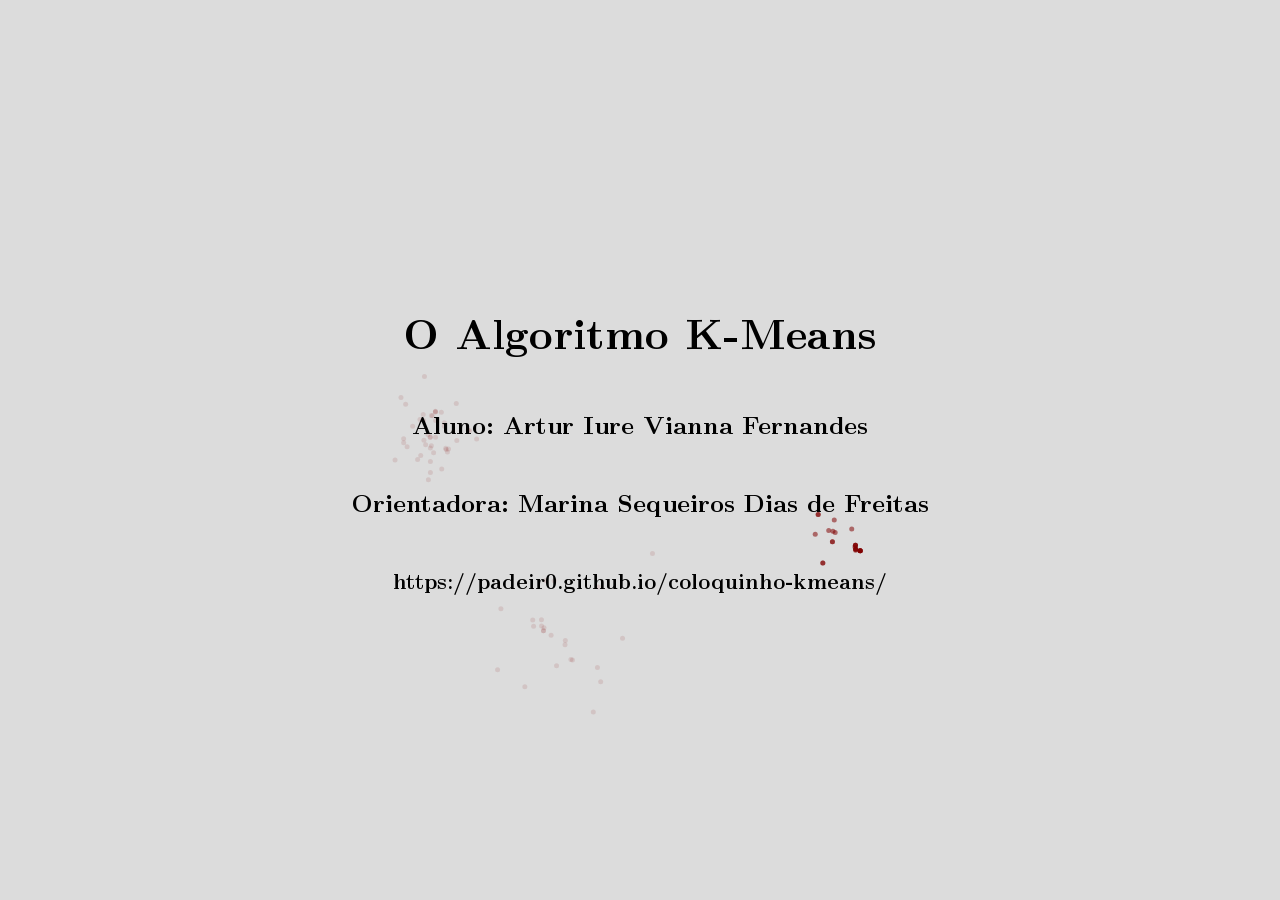
<file: index.html>
<!DOCTYPE html>
<html lang="en">
<head>
  <meta charset="UTF-8">
  <meta name="viewport" content="width=device-width, initial-scale=1.0">
  <title>K-Means</title>

  <script>
    window.MathJax = {
      tex: { inlineMath: [['$', '$'], ['\\(', '\\)']] },
      svg: { fontCache: 'global' }
    };
  </script>
  <script src="libs/tex-svg.js"></script>
  <script src="libs/p5.min.js"></script>
  <script src="sketch.js"></script>
  <link rel="stylesheet" type="text/css" href="style.css">
</head>
<body>
  <h1>O Algoritmo K-Means</h1>
  <h3>Aluno: Artur Iure Vianna Fernandes</h3>
  <h3>Orientadora: Marina Sequeiros Dias de Freitas</h3>
  
  <h4>https://padeir0.github.io/coloquinho-kmeans/</h4>
  <div id="canvas-container" style="container">
    <div id="sketch"></div>
  </div>

  <div id="help-overlay">
    <div class="help-box">
      <div class="help-header">
        <span>Teclas Mapeadas</span>
        <button id="help-close">×</button>
      </div>
      <ul>
        <li><strong>h</strong> - Mostra ou esconde esse menu de ajuda</li>
        <li><strong>→</strong> - Próximo slide</li>
        <li><strong>←</strong> - Slide anterior</li>
      </ul>
    </div>
  </div>
</body>
</html>
</file>
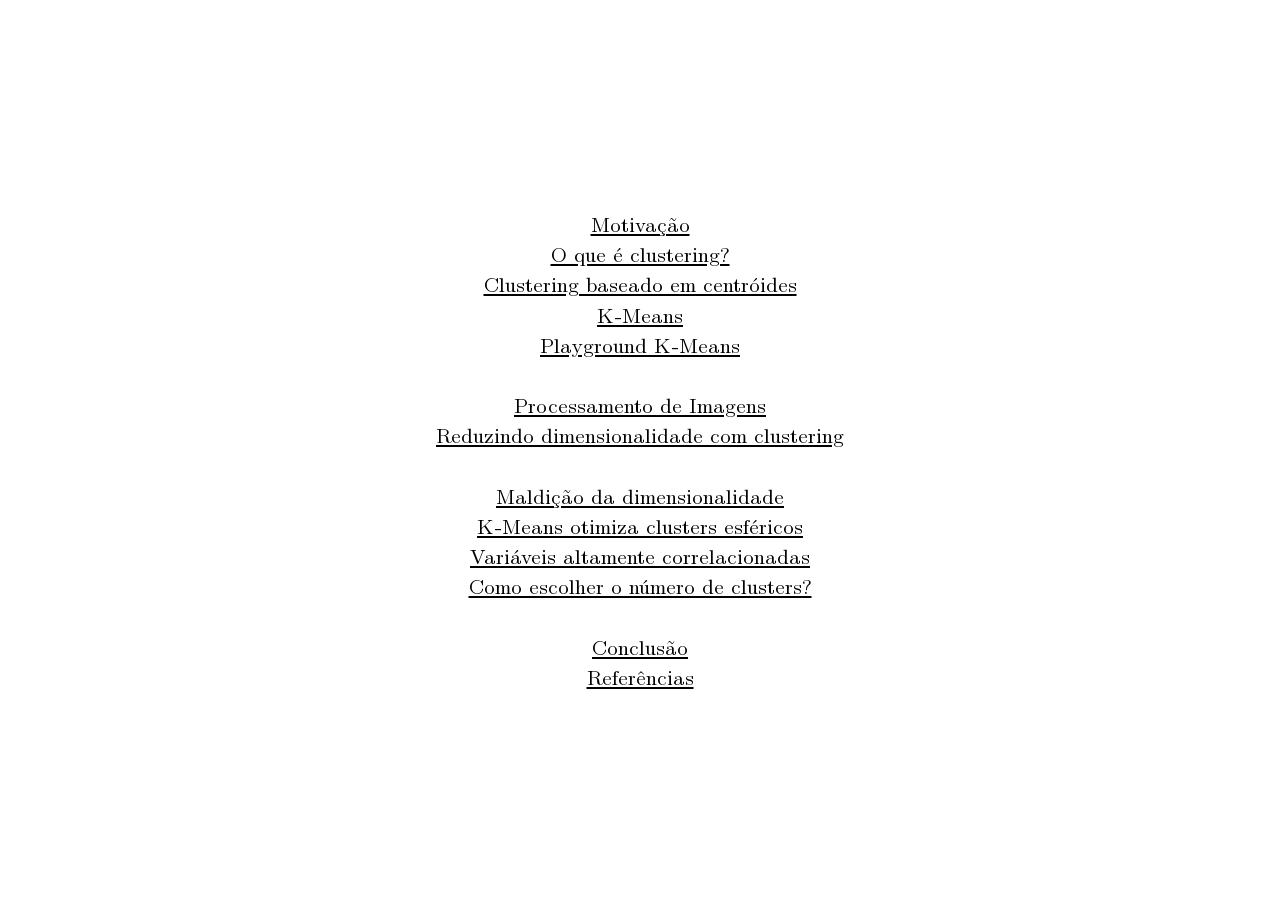
<file: page_0/index.html>
<!DOCTYPE html>
<html lang="pt-BR">
<head>
  <meta charset="UTF-8">
  <meta name="viewport" content="width=device-width, initial-scale=1.0">
  <title>K-Means</title>
  <link rel="stylesheet" type="text/css" href="../style.css">
</head>
<body>
  <div class="container" style="">
    <a href="../page_1/index.html">Motivação</a>
    <a href="../page_2/index.html">O que é clustering?</a>
    <a href="../page_3/index.html">Clustering baseado em centróides</a>
    <a href="../page_4/index.html">K-Means</a>
    <a href="../page_5/index.html">Playground K-Means</a>
    </br>
    <a href="../page_6/index.html">Processamento de Imagens</a>
    <a href="../page_7/index.html">Reduzindo dimensionalidade com clustering</a>
    </br>
    <a href="../page_8/index.html">Maldição da dimensionalidade</a>
    <a href="../page_9/index.html">K-Means otimiza clusters esféricos</a>
    <a href="../page_10/index.html">Variáveis altamente correlacionadas</a>
    <a href="../page_X/index.html">Como escolher o número de clusters?</a>
    </br>
    <a href="../page_11/index.html">Conclusão</a>
    <a href="../page_12/index.html">Referências</a>
  </div>

  <script>
  document.addEventListener("keydown", e => {
    if (e.key === "ArrowLeft") location.assign("../index.html");
    if (e.key === "ArrowRight") location.assign("../page_1/index.html");
    if (e.key.toLowerCase() === "h") {
      const overlay = document.getElementById("help-overlay");
      overlay.style.display = (overlay.style.display === "flex") ? "none" : "flex";
    }
  });
  
  document.getElementById("help-close").addEventListener("click", () => {
    document.getElementById("help-overlay").style.display = "none";
  });
  </script>
</body>
</html>
</file>
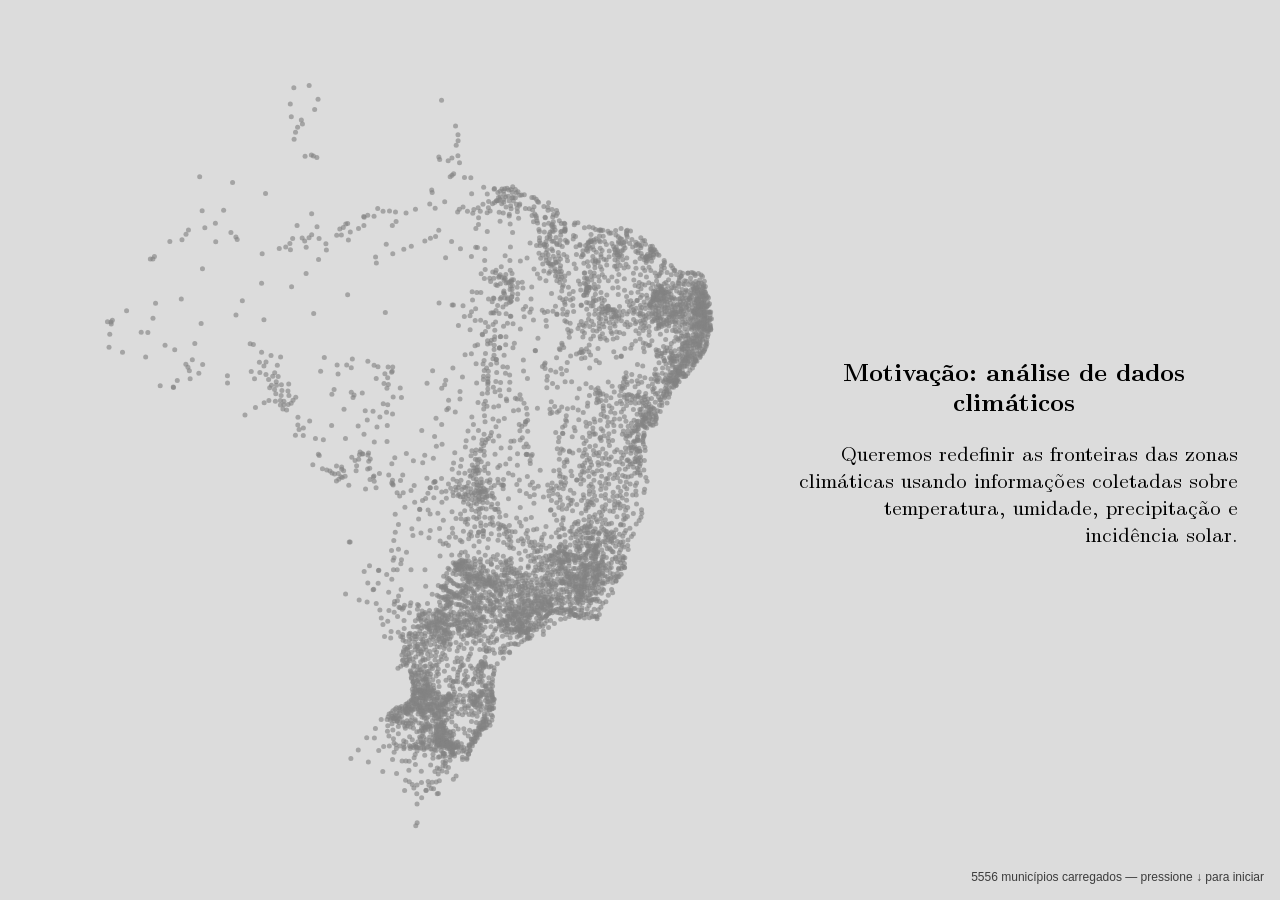
<file: page_1/index.html>
<!DOCTYPE html>
<html lang="pt-BR">
<head>
  <meta charset="UTF-8">
  <meta name="viewport" content="width=device-width, initial-scale=1.0">
  <title>K-Means</title>

  <script>
    window.MathJax = {
      tex: { inlineMath: [['$', '$'], ['\\(', '\\)']] },
      svg: { fontCache: 'global' }
    };
  </script>
  <script src="../libs/tex-svg.js"></script>
  <script src="../libs/p5.min.js"></script>
  <script src="sketch.js"></script>
  <link rel="stylesheet" type="text/css" href="../style.css">
</head>
<body>
  <div id="canvas-container" class="container">
    <div id="sketch"></div>
  </div>
  <div id="side-text">
    <h3>Motivação: análise de dados climáticos</h3>
    <p>Queremos redefinir as fronteiras das zonas climáticas usando informações coletadas sobre temperatura, umidade, precipitação e incidência solar.</p>
  </div>

  <div id="help-overlay">
    <div class="help-box">
      <div class="help-header">
        <span>Teclas Mapeadas</span>
        <button id="help-close">×</button>
      </div>
      <ul>
        <li><strong>h</strong> — Mostra ou esconde esse menu de ajuda</li>
        <li><strong>→</strong> — Próximo slide</li>
        <li><strong>←</strong> — Slide anterior</li>
        <li><strong>↑</strong> — Reinicia o algoritmo (novos centróides aleatórios)</li>
        <li><strong>↓</strong> — Avança um passo no algoritmo</li>
      </ul>
    </div>
  </div>
</body>
</html>
</file>
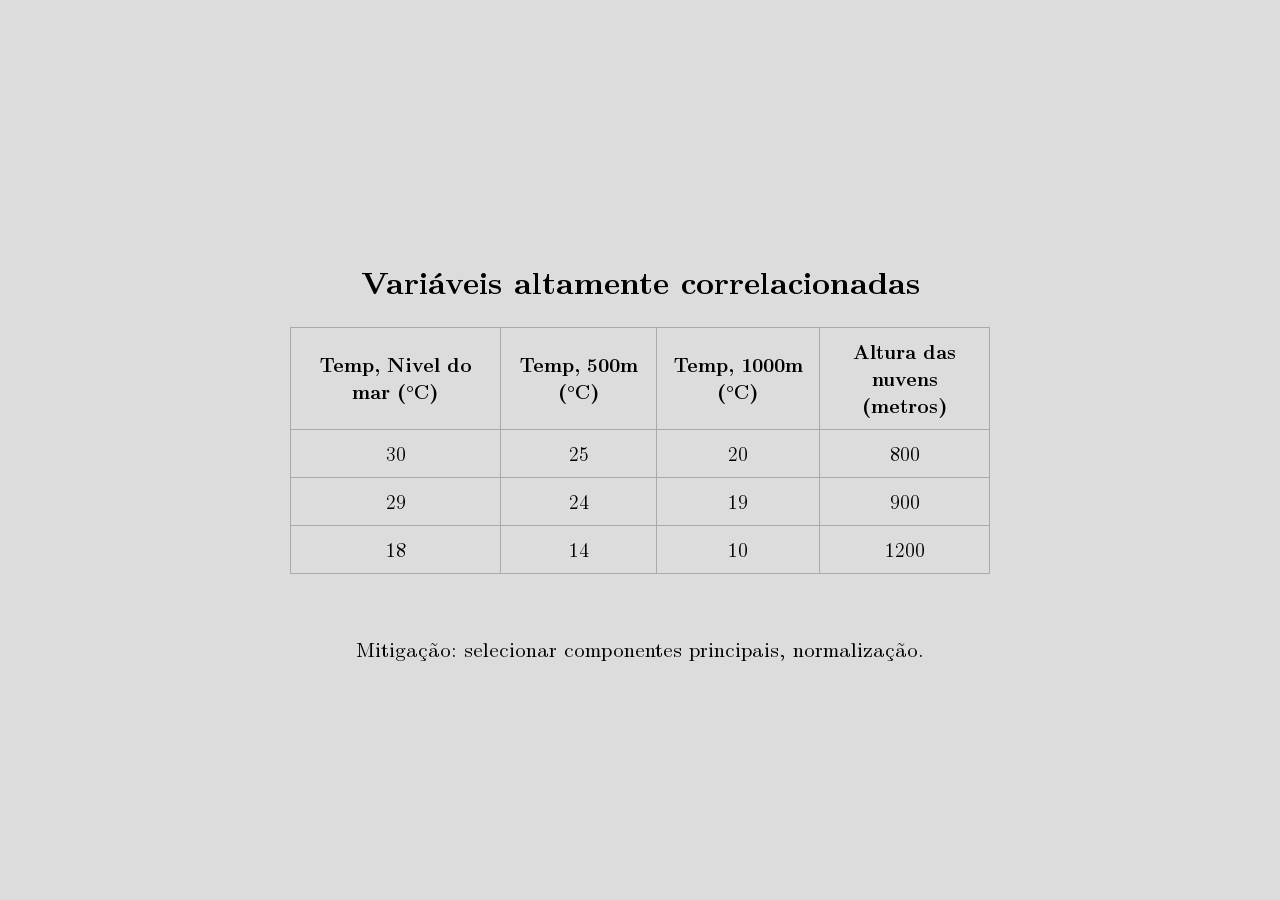
<file: page_10/index.html>
<!DOCTYPE html>
<html lang="en">
<head>
  <meta charset="UTF-8">
  <meta name="viewport" content="width=device-width, initial-scale=1.0">
  <title>K-Means</title>

  <script>
    window.MathJax = {
      tex: { inlineMath: [['$', '$'], ['\\(', '\\)']] },
      svg: { fontCache: 'global' }
    };
  </script>
  <script src="../libs/tex-svg.js"></script>
  <link rel="stylesheet" type="text/css" href="../style.css">
</head>
<body style="background-color: rgb(220, 220, 220);">
  <div class="text-container">
    <h2>Variáveis altamente correlacionadas</h2>
    <table style="border-collapse: collapse; font-size: 1.2rem; margin-bottom: 20px;">
      <thead>
        <tr>
          <th>Temp, Nivel do mar (°C)</th>
          <th>Temp, 500m (°C)</th>
          <th>Temp, 1000m (°C)</th>
          <th>Altura das nuvens<br>(metros)</th>
        </tr>
      </thead>
      <tbody>
        <tr>
          <td>30</td>
          <td>25</td>
          <td>20</td>
          <td>800</td>
        </tr>
        <tr>
          <td>29</td>
          <td>24</td>
          <td>19</td>
          <td>900</td>
        </tr>
        <tr>
          <td>18</td>
          <td>14</td>
          <td>10</td>
          <td>1200</td>
        </tr>
      </tbody>
    </table>
  </div>

  <div class="text-container">
    Mitigação: selecionar componentes principais, normalização.
  </div>

  <div id="help-overlay">
    <div class="help-box">
      <div class="help-header">
        <span>Teclas Mapeadas</span>
        <button id="help-close">×</button>
      </div>
      <ul>
        <li><strong>h</strong> - Mostra ou esconde esse menu de ajuda</li>
        <li><strong>→</strong> - Próximo slide</li>
        <li><strong>←</strong> - Slide anterior</li>
      </ul>
    </div>
  </div>
  <script>
    document.addEventListener("keydown", e => {
      if (e.key === "ArrowUp") reset();
      if (e.key === "ArrowLeft") location.assign("../page_9/index.html");
      if (e.key === "ArrowRight") location.assign("../page_X/index.html");
      if (e.key.toLowerCase() === "h") {
        const overlay = document.getElementById("help-overlay");
        overlay.style.display = (overlay.style.display === "flex") ? "none" : "flex";
      }
    });

    document.getElementById("help-close").addEventListener("click", () => {
      document.getElementById("help-overlay").style.display = "none";
    });
  </script>
</body>
</html>
</file>
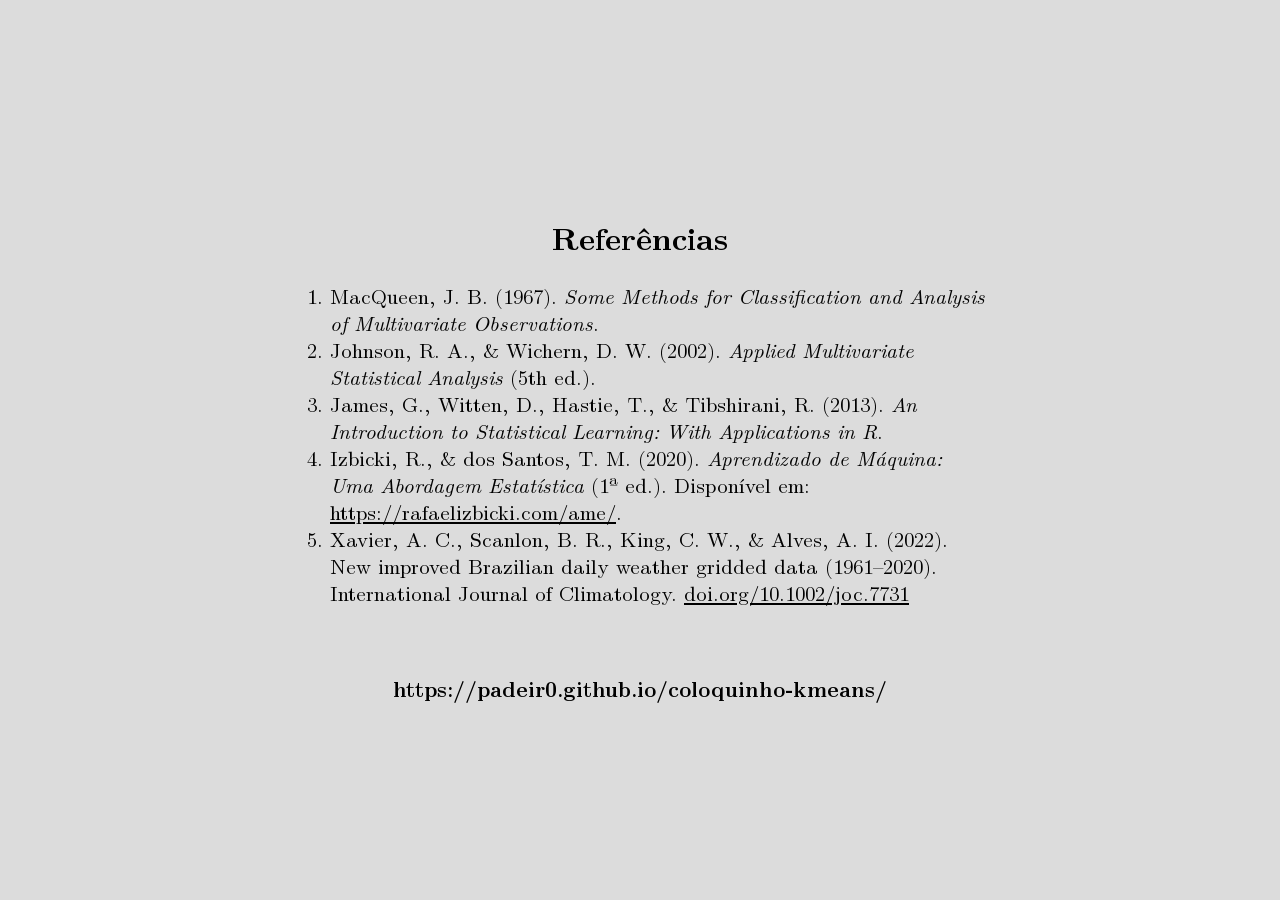
<file: page_12/index.html>
<!DOCTYPE html>
<html lang="en">
<head>
  <meta charset="UTF-8">
  <meta name="viewport" content="width=device-width, initial-scale=1.0">
  <title>K-Means</title>

  <script>
    window.MathJax = {
      tex: { inlineMath: [['$', '$'], ['\\(', '\\)']] },
      svg: { fontCache: 'global' }
    };
  </script>
  <script src="../libs/tex-svg.js"></script>
  <script src="../libs/p5.min.js"></script>
  <script src="sketch.js"></script>
  <link rel="stylesheet" type="text/css" href="../style.css">
</head>
<body>
  <div class="text-container" style="text-align: left;">
    <h2>Referências</h2>
    <ol>
      <li>
        MacQueen, J. B. (1967). <em>Some Methods for Classification and Analysis of Multivariate Observations</em>.
      </li>
      <li>
        Johnson, R. A., &amp; Wichern, D. W. (2002).
        <em>Applied Multivariate Statistical Analysis</em> (5th ed.).
      </li>
      <li>
        James, G., Witten, D., Hastie, T., &amp; Tibshirani, R. (2013).
        <em>An Introduction to Statistical Learning: With Applications in R</em>.
      </li>
      <li>
        Izbicki, R., &amp; dos Santos, T. M. (2020).
        <em>Aprendizado de Máquina: Uma Abordagem Estatística</em> (1ª ed.).
        Disponível em:
        <a href="https://rafaelizbicki.com/ame/" target="_blank">https://rafaelizbicki.com/ame/</a>.
      </li>
      <li>
        Xavier, A. C., Scanlon, B. R., King, C. W., & Alves, A. I. (2022).
        New improved Brazilian daily weather gridded data (1961–2020).
        International Journal of Climatology.
        <a href="https://doi.org/10.1002/joc.7731">doi.org/10.1002/joc.7731</a>
      </li>
    </ol>
  </div>

  <h4>https://padeir0.github.io/coloquinho-kmeans/</h4>

  <div id="canvas-container" style="container">
    <div id="sketch"></div>
  </div>

  <div id="help-overlay">
    <div class="help-box">
      <div class="help-header">
        <span>Teclas Mapeadas</span>
        <button id="help-close">×</button>
      </div>
      <ul>
        <li><strong>h</strong> - Mostra ou esconde esse menu de ajuda</li>
        <li><strong>→</strong> - Próximo slide</li>
        <li><strong>←</strong> - Slide anterior</li>
      </ul>
    </div>
  </div>
</body>
</html>
</file>
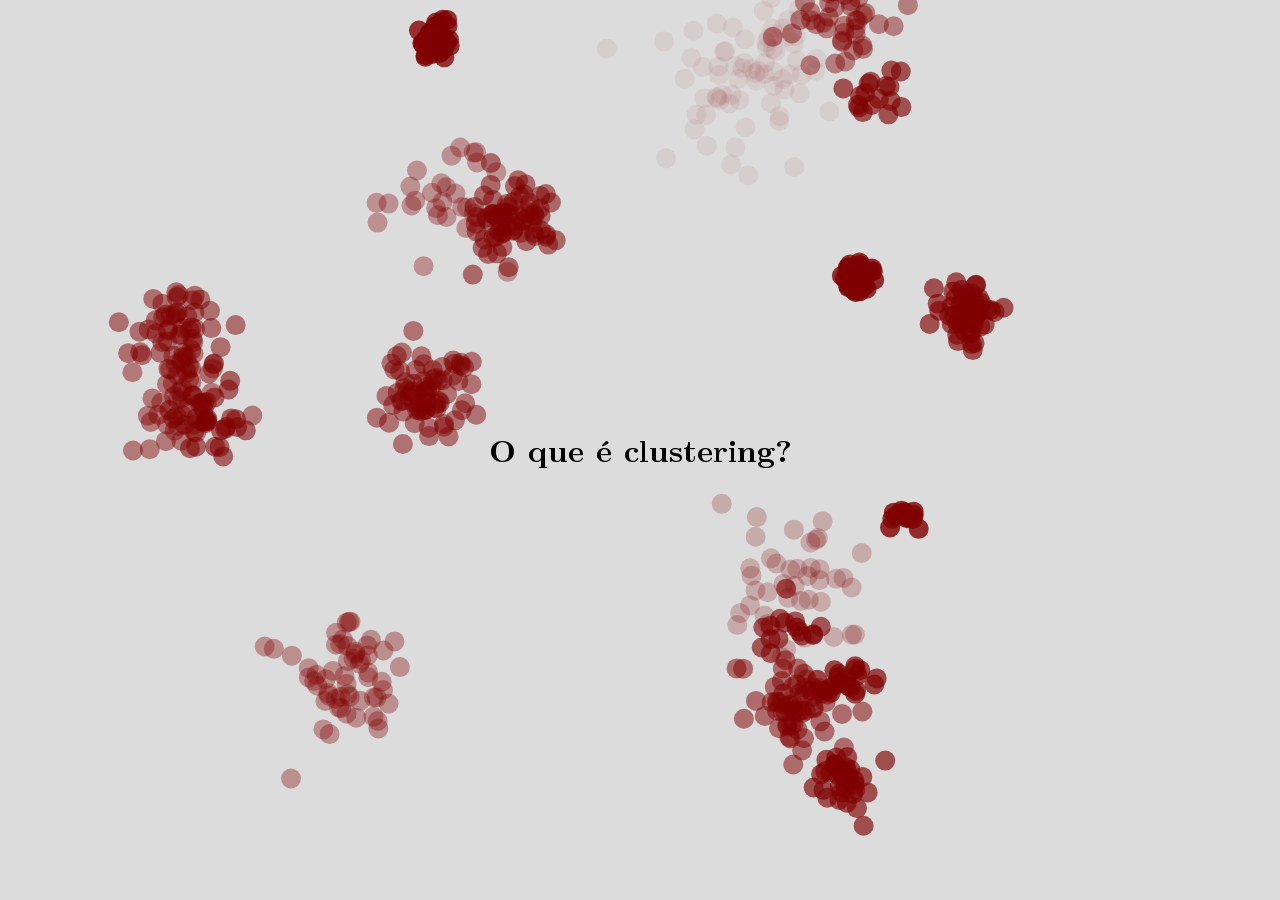
<file: page_2/index.html>
<!DOCTYPE html>
<html lang="en">
<head>
  <meta charset="UTF-8">
  <meta name="viewport" content="width=device-width, initial-scale=1.0">
  <title>K-Means</title>

  <script>
    window.MathJax = {
      tex: { inlineMath: [['$', '$'], ['\\(', '\\)']] },
      svg: { fontCache: 'global' }
    };
  </script>
  <script src="../libs/tex-svg.js"></script>
  <script src="../libs/p5.min.js"></script>
  <script src="sketch.js"></script>
  <link rel="stylesheet" type="text/css" href="../style.css">
</head>
<body>
  <h2>O que é clustering?</h2>
  
  <div id="canvas-container" style="container">
    <div id="sketch"></div>
  </div>

  <div id="help-overlay">
    <div class="help-box">
      <div class="help-header">
        <span>Teclas Mapeadas</span>
        <button id="help-close">×</button>
      </div>
      <ul>
        <li><strong>h</strong> - Mostra ou esconde esse menu de ajuda</li>
        <li><strong>→</strong> - Próximo slide</li>
        <li><strong>←</strong> - Slide anterior</li>
        <li><strong>↑</strong> - Cria novos clusters</li>
      </ul>
    </div>
  </div>
</body>
</html>
</file>
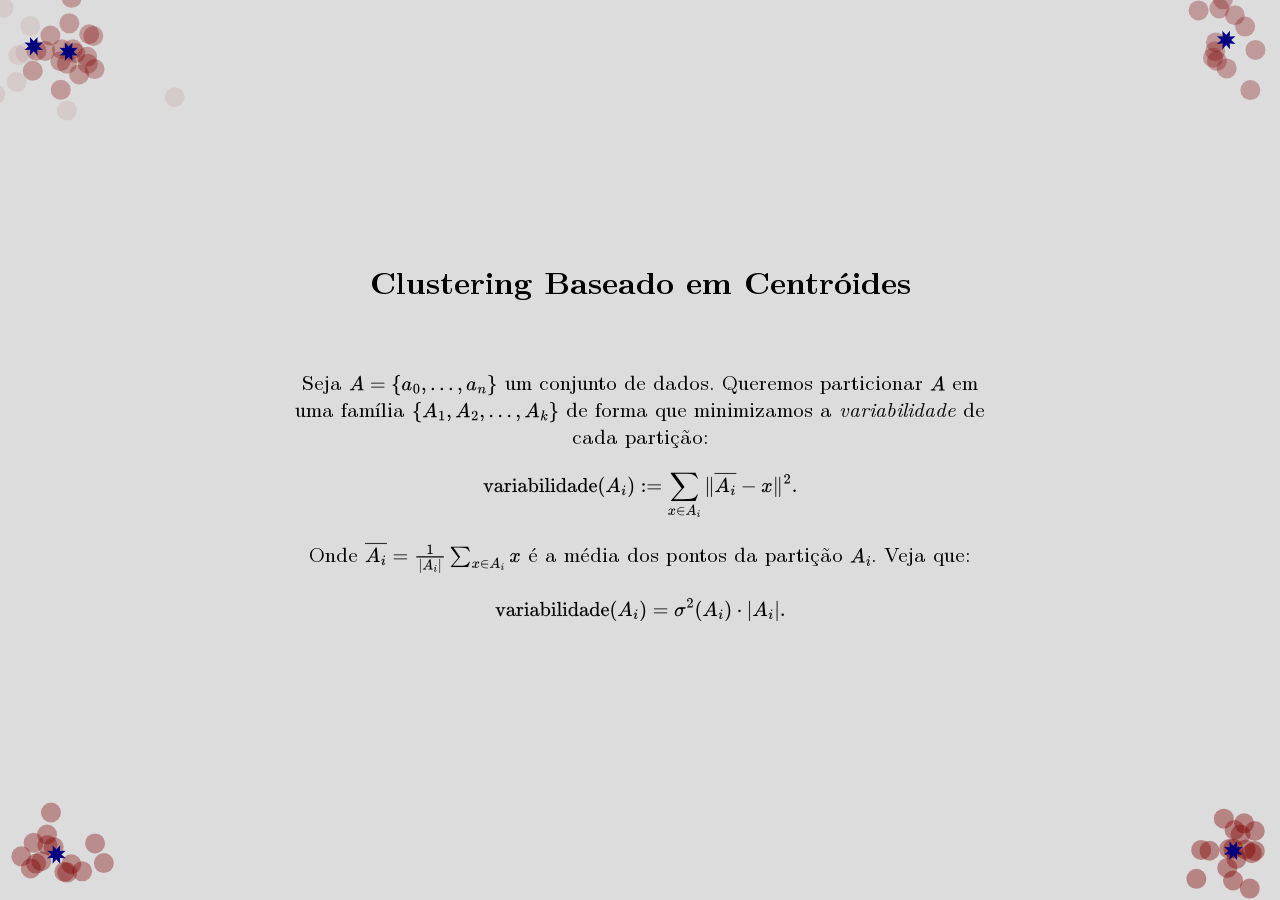
<file: page_3/index.html>
<!DOCTYPE html>
<html lang="en">
<head>
  <meta charset="UTF-8">
  <meta name="viewport" content="width=device-width, initial-scale=1.0">
  <title>K-Means</title>

  <script>
    window.MathJax = {
      tex: { inlineMath: [['$', '$'], ['\\(', '\\)']] },
      svg: { fontCache: 'global' }
    };
  </script>
  <script src="../libs/tex-svg.js"></script>
  <script src="../libs/p5.min.js"></script>
  <script src="sketch.js"></script>
  <link rel="stylesheet" type="text/css" href="../style.css">
</head>
<body>
  <h2>Clustering Baseado em Centróides</h2>
  <div class="text-container">
    <p>
      Seja $A = \{a_0, ..., a_n\}$ um conjunto de dados.
      Queremos particionar $A$ em uma família $\{A_1, A_2, ..., A_k\}$
      de forma que minimizamos a <i>variabilidade</i> de cada partição:
    </p>
    <p>
      $$ \text{variabilidade}(A_i) := \sum_{x \in A_i} \| \overline{A_i} - x \|^2. $$
    </p>
    <p>
      Onde $\overline{A_i} = \frac{1}{|A_i|}\sum_{x \in A_i} x$ é a média dos pontos
      da partição $A_i$. Veja que:
      $$ \text{variabilidade}(A_i) = \sigma^2(A_i) \cdot |A_i|. $$
    </p>
  </div>

  <div id="canvas-container" style="container">
    <div id="sketch"></div>
  </div>

  <div id="help-overlay">
    <div class="help-box">
      <div class="help-header">
        <span>Teclas Mapeadas</span>
        <button id="help-close">×</button>
      </div>
      <ul>
        <li><strong>h</strong> - Mostra ou esconde esse menu de ajuda</li>
        <li><strong>→</strong> - Próximo slide</li>
        <li><strong>←</strong> - Slide anterior</li>
        <li><strong>↑</strong> - Cria novos clusters</li>
      </ul>
    </div>
  </div>
</body>
</html>
</file>
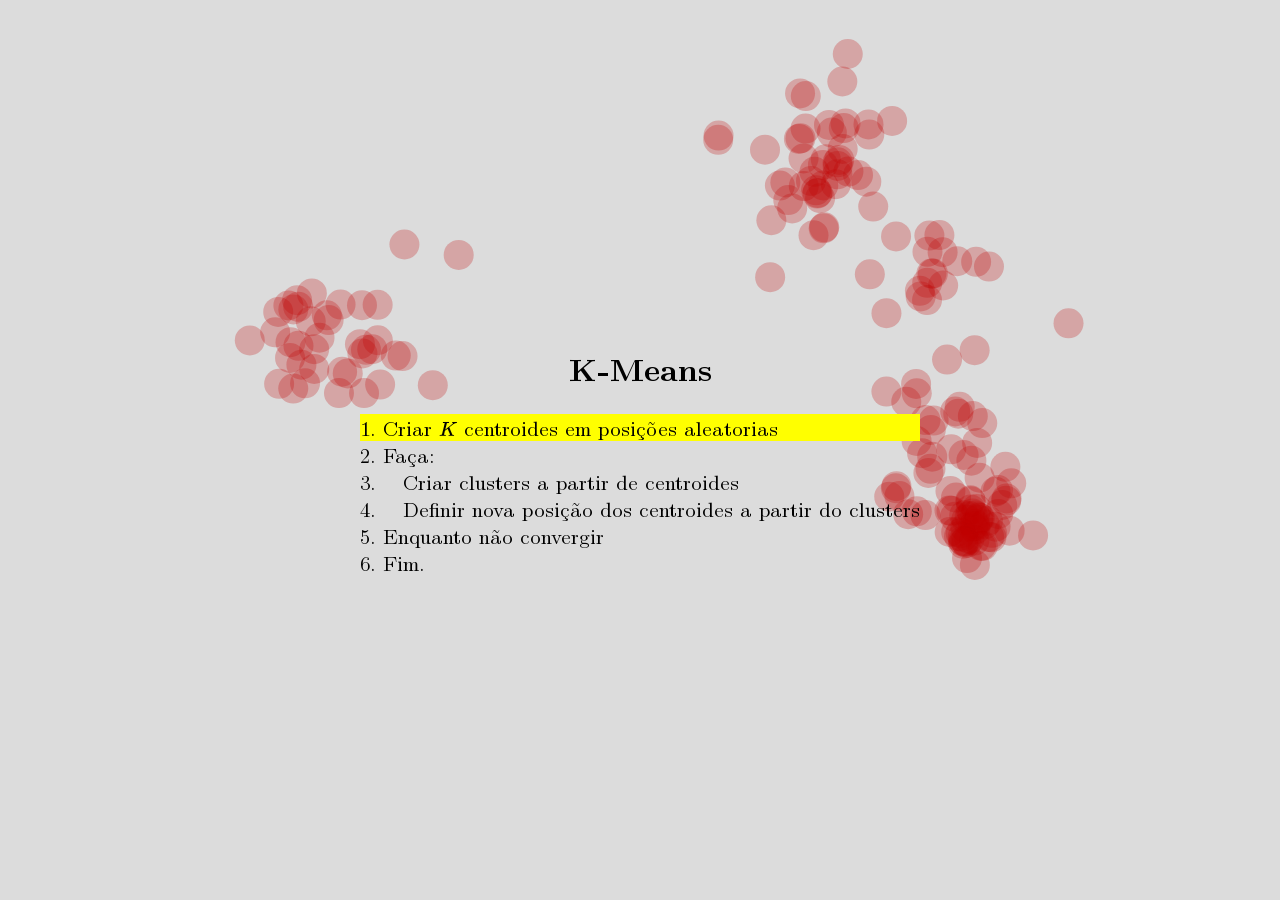
<file: page_4/index.html>
<!DOCTYPE html>
<html lang="en">
<head>
  <meta charset="UTF-8">
  <meta name="viewport" content="width=device-width, initial-scale=1.0">
  <title>K-Means</title>

  <script>
    window.MathJax = {
      tex: { inlineMath: [['$', '$'], ['\\(', '\\)']] },
      svg: { fontCache: 'global' }
    };
  </script>
  <script src="../libs/tex-svg.js"></script>
  <script src="../libs/p5.min.js"></script>
  <script src="sketch.js"></script>
  <link rel="stylesheet" type="text/css" href="../style.css">
</head>
<body>
  <h2>K-Means</h2>
  <div id="code">
    <div class="code-line">1. Criar $K$ centroides em posições aleatorias</div>
    <div class="code-line">2. Faça:</div>
    <div class="code-line">3. &nbsp;&nbsp;Criar clusters a partir de centroides</div>
    <div class="code-line">4. &nbsp;&nbsp;Definir nova posição dos centroides a partir do clusters</div>
    <div class="code-line">5. Enquanto não convergir</div>
    <div class="code-line">6. Fim.</div>
  </div>
  <div id="canvas-container" style="container">
    <div id="sketch"></div>
  </div>

  <div id="help-overlay">
    <div class="help-box">
      <div class="help-header">
        <span>Teclas Mapeadas</span>
        <button id="help-close">×</button>
      </div>
      <ul>
        <li><strong>h</strong> - Mostra ou esconde esse menu de ajuda</li>
        <li><strong>→</strong> - Próximo slide</li>
        <li><strong>←</strong> - Slide anterior</li>
        <li><strong>↑</strong> - Cria novos clusters e reseta o algoritmo</li>
        <li><strong>↓</strong> - Avança um passo no algoritmo</li>
      </ul>
    </div>
  </div>
</body>
</html>
</file>
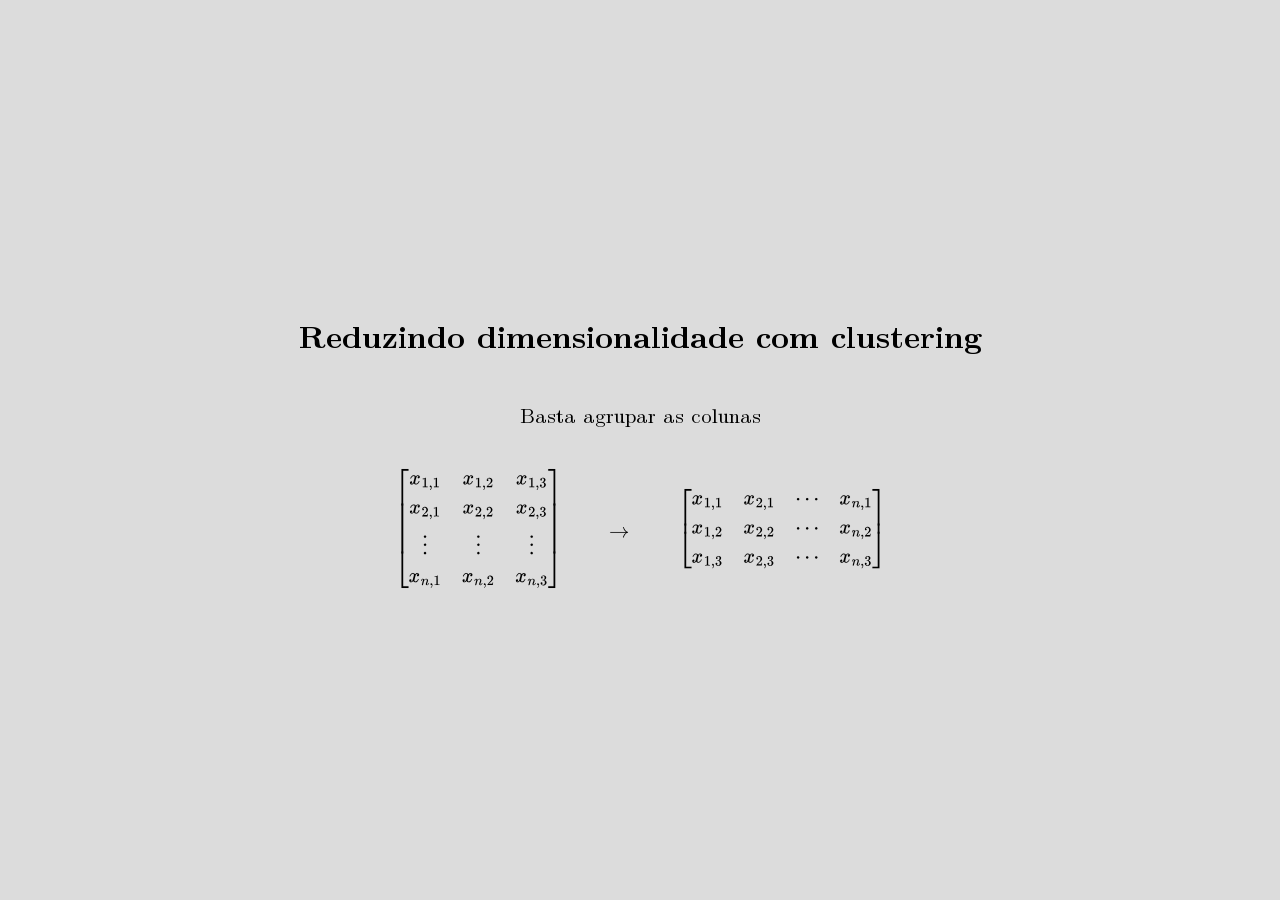
<file: page_6/index.html>
<!DOCTYPE html>
<html lang="en">
<head>
  <meta charset="UTF-8">
  <meta name="viewport" content="width=device-width, initial-scale=1.0">
  <title>K-Means</title>

  <script>
    window.MathJax = {
      tex: { inlineMath: [['$', '$'], ['\\(', '\\)']] },
      svg: { fontCache: 'global' }
    };
  </script>
  <script src="../libs/tex-svg.js"></script>
  <link rel="stylesheet" type="text/css" href="../style.css">
</head>
<body style="background-color: rgb(220, 220, 220);">
  <h2>Reduzindo dimensionalidade com clustering</h2>
  <p>
  Basta agrupar as colunas
  </p>
  <div class="matrix-container">
    <div>
      \[
      \begin{bmatrix}
      x_{1,1} & x_{1,2} & x_{1,3} \\
      x_{2,1} & x_{2,2} & x_{2,3} \\
      \vdots  & \vdots  & \vdots  \\
      x_{n,1} & x_{n,2} & x_{n,3}
      \end{bmatrix}
      \]
    </div>
    <div>\[\to\]</div>
    <div>
      \[
      \begin{bmatrix}
      x_{1,1} & x_{2,1} & \cdots & x_{n,1} \\
      x_{1,2} & x_{2,2} & \cdots & x_{n,2} \\
      x_{1,3} & x_{2,3} & \cdots & x_{n,3}
      \end{bmatrix}
      \]
    </div>
  </div>

  <div id="help-overlay">
    <div class="help-box">
      <div class="help-header">
        <span>Teclas Mapeadas</span>
        <button id="help-close">×</button>
      </div>
      <ul>
        <li><strong>h</strong> - Mostra ou esconde esse menu de ajuda</li>
        <li><strong>→</strong> - Próximo slide</li>
        <li><strong>←</strong> - Slide anterior</li>
      </ul>
    </div>
  </div>

  <script>
  document.addEventListener("keydown", e => {
    if (e.key === "ArrowLeft") location.assign("../page_5/index.html");
    if (e.key === "ArrowRight") location.assign("../page_7/index.html");
    if (e.key.toLowerCase() === "h") {
      const overlay = document.getElementById("help-overlay");
      overlay.style.display = (overlay.style.display === "flex") ? "none" : "flex";
    }
  });
  
  document.getElementById("help-close").addEventListener("click", () => {
    document.getElementById("help-overlay").style.display = "none";
  });
  </script>
</body>
</html>
</file>
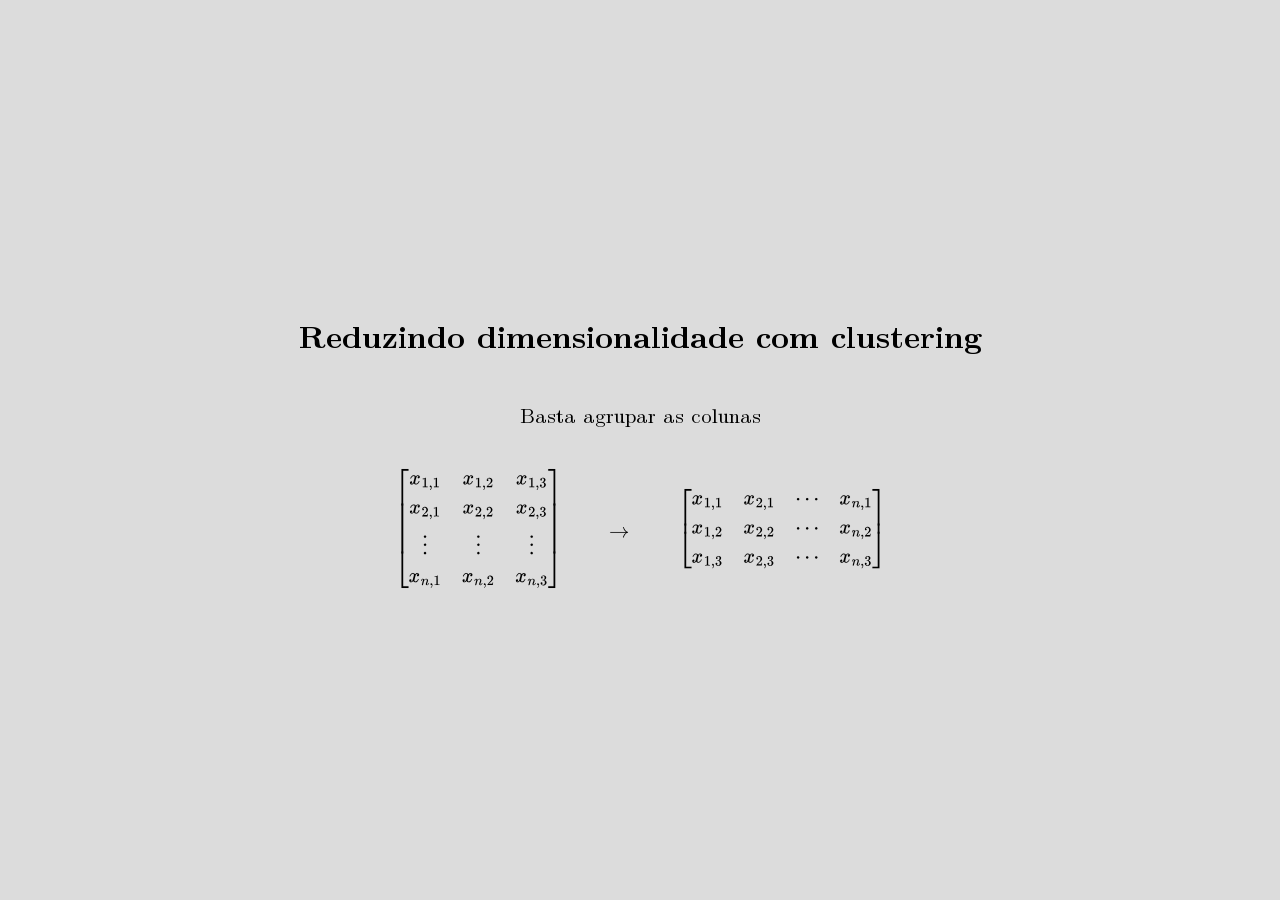
<file: page_7/index.html>
<!DOCTYPE html>
<html lang="en">
<head>
  <meta charset="UTF-8">
  <meta name="viewport" content="width=device-width, initial-scale=1.0">
  <title>K-Means</title>

  <script>
    window.MathJax = {
      tex: { inlineMath: [['$', '$'], ['\\(', '\\)']] },
      svg: { fontCache: 'global' }
    };
  </script>
  <script src="../libs/tex-svg.js"></script>
  <link rel="stylesheet" type="text/css" href="../style.css">
</head>
<body style="background-color: rgb(220, 220, 220);">
  <h2>Reduzindo dimensionalidade com clustering</h2>
  <p>
  Basta agrupar as colunas
  </p>
  <div class="matrix-container">
    <div>
      \[
      \begin{bmatrix}
      x_{1,1} & x_{1,2} & x_{1,3} \\
      x_{2,1} & x_{2,2} & x_{2,3} \\
      \vdots  & \vdots  & \vdots  \\
      x_{n,1} & x_{n,2} & x_{n,3}
      \end{bmatrix}
      \]
    </div>
    <div>\[\to\]</div>
    <div>
      \[
      \begin{bmatrix}
      x_{1,1} & x_{2,1} & \cdots & x_{n,1} \\
      x_{1,2} & x_{2,2} & \cdots & x_{n,2} \\
      x_{1,3} & x_{2,3} & \cdots & x_{n,3}
      \end{bmatrix}
      \]
    </div>
  </div>

  <div id="help-overlay">
    <div class="help-box">
      <div class="help-header">
        <span>Teclas Mapeadas</span>
        <button id="help-close">×</button>
      </div>
      <ul>
        <li><strong>h</strong> - Mostra ou esconde esse menu de ajuda</li>
        <li><strong>→</strong> - Próximo slide</li>
        <li><strong>←</strong> - Slide anterior</li>
      </ul>
    </div>
  </div>

  <script>
  document.addEventListener("keydown", e => {
    if (e.key === "ArrowLeft") location.assign("../page_6/index.html");
    if (e.key === "ArrowRight") location.assign("../page_8/index.html");
    if (e.key.toLowerCase() === "h") {
      const overlay = document.getElementById("help-overlay");
      overlay.style.display = (overlay.style.display === "flex") ? "none" : "flex";
    }
  });
  
  document.getElementById("help-close").addEventListener("click", () => {
    document.getElementById("help-overlay").style.display = "none";
  });
  </script>
</body>
</html>
</file>
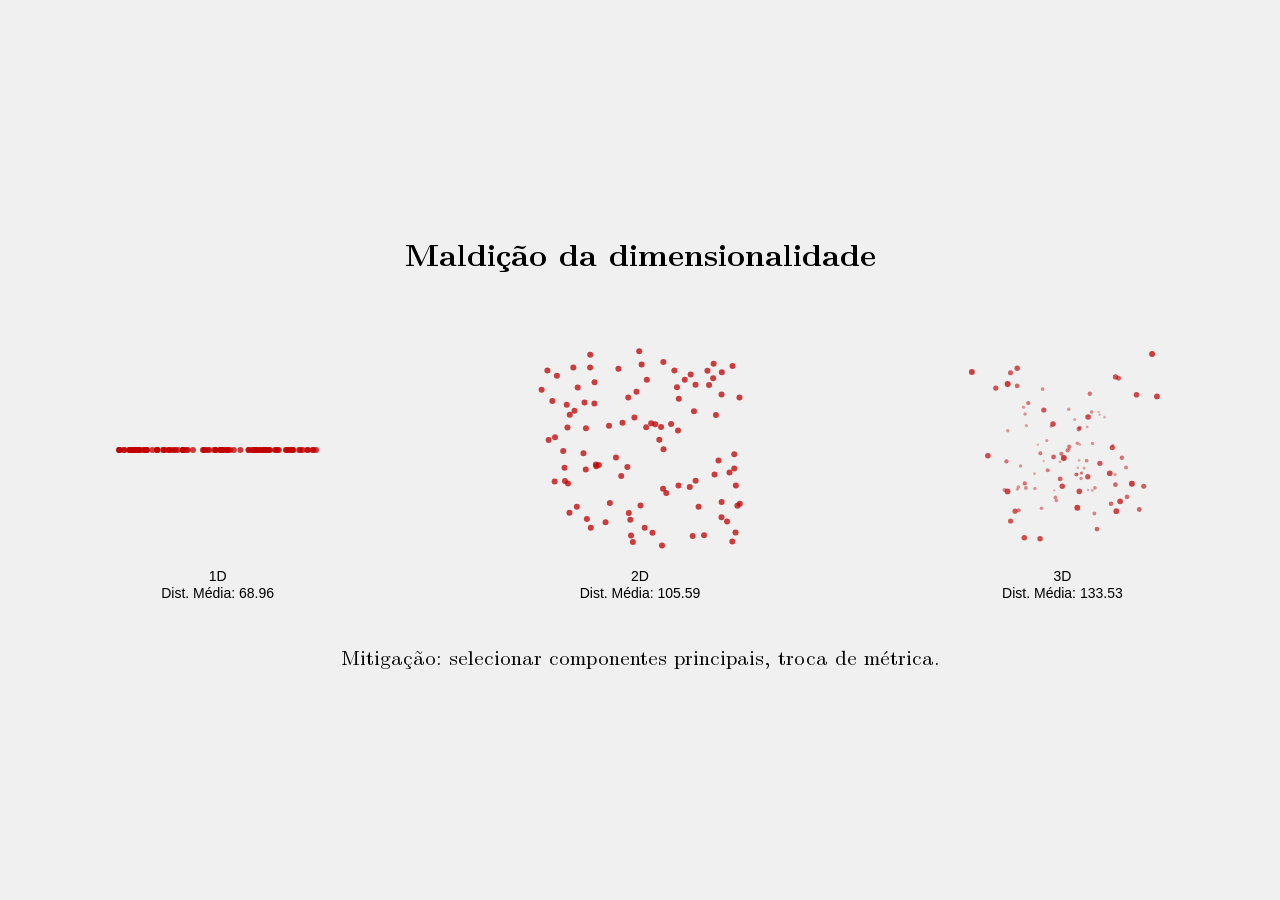
<file: page_8/index.html>
<!DOCTYPE html>
<html lang="en">
<head>
  <meta charset="UTF-8">
  <meta name="viewport" content="width=device-width, initial-scale=1.0">
  <title>K-Means</title>

  <script>
    window.MathJax = {
      tex: { inlineMath: [['$', '$'], ['\\(', '\\)']] },
      svg: { fontCache: 'global' }
    };
  </script>
  <script src="../libs/tex-svg.js"></script>
  <script src="../libs/p5.min.js"></script>
  <script src="sketch.js"></script>
  <link rel="stylesheet" type="text/css" href="../style.css">
</head>
<body>
  <h2>Maldição da dimensionalidade</h2>
  <br/><br/><br/><br/>
  <br/><br/><br/><br/>
  <br/><br/><br/><br/>
  <div id="canvas-container" style="container">
    <div id="sketch"></div>
  </div>

  <div class="text-container">
    Mitigação: selecionar componentes principais, troca de métrica.
  </div>

  <div id="help-overlay">
    <div class="help-box">
      <div class="help-header">
        <span>Teclas Mapeadas</span>
        <button id="help-close">×</button>
      </div>
      <ul>
        <li><strong>h</strong> - Mostra ou esconde esse menu de ajuda</li>
        <li><strong>→</strong> - Próximo slide</li>
        <li><strong>←</strong> - Slide anterior</li>
        <li><strong>↑</strong> - Cria novos pontos</li>
      </ul>
    </div>
  </div>
</body>
</html>
</file>
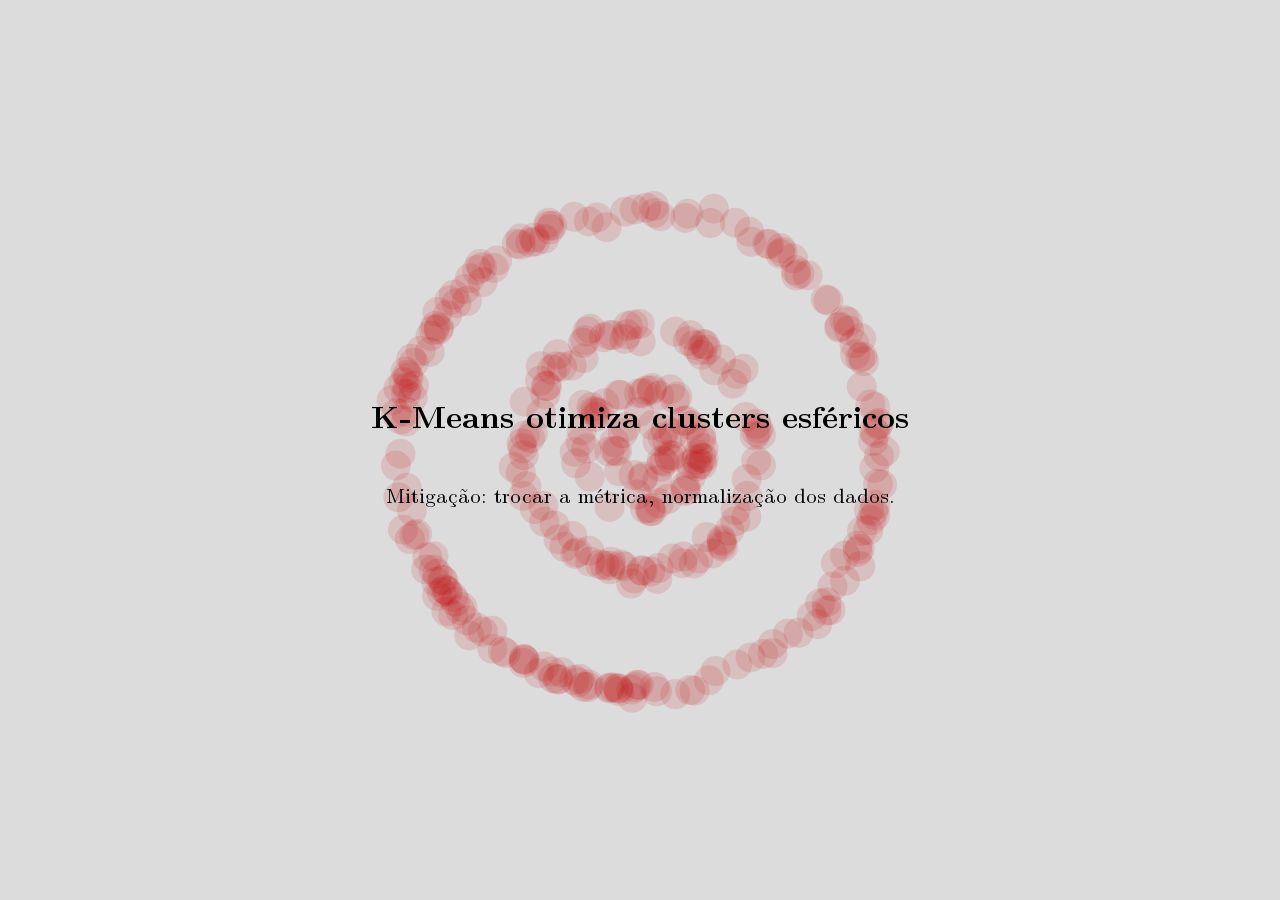
<file: page_9/index.html>
<!DOCTYPE html>
<html lang="en">
<head>
  <meta charset="UTF-8">
  <meta name="viewport" content="width=device-width, initial-scale=1.0">
  <title>K-Means</title>

  <script>
    window.MathJax = {
      tex: { inlineMath: [['$', '$'], ['\\(', '\\)']] },
      svg: { fontCache: 'global' }
    };
  </script>
  <script src="../libs/tex-svg.js"></script>
  <script src="../libs/p5.min.js"></script>
  <script src="sketch.js"></script>
  <link rel="stylesheet" type="text/css" href="../style.css">
</head>
<body>
  <h2>K-Means otimiza clusters esféricos</h2>
  <div id="canvas-container" style="container">
    <div id="sketch"></div>
  </div>
  <div class="text-container">
    Mitigação: trocar a métrica, normalização dos dados.
  </div>

  <div id="help-overlay">
    <div class="help-box">
      <div class="help-header">
        <span>Teclas Mapeadas</span>
        <button id="help-close">×</button>
      </div>
      <ul>
        <li><strong>h</strong> - Mostra ou esconde esse menu de ajuda</li>
        <li><strong>→</strong> - Próximo slide</li>
        <li><strong>←</strong> - Slide anterior</li>
        <li><strong>↑</strong> - Cria novos clusters e reseta o algoritmo</li>
        <li><strong>↓</strong> - Avança um passo no algoritmo</li>
      </ul>
    </div>
  </div>
</body>
</html>
</file>
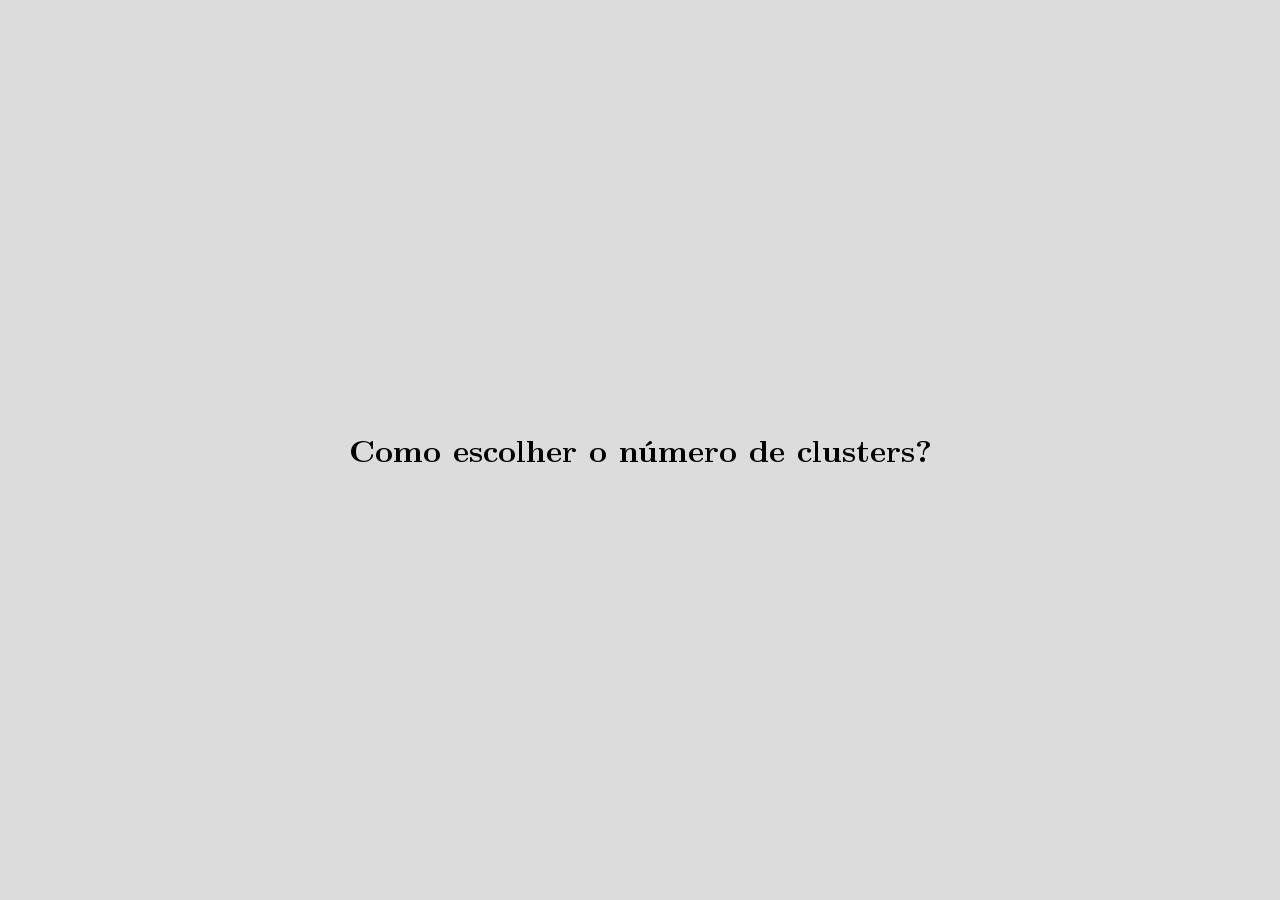
<file: page_X/index.html>
<!DOCTYPE html>
<html lang="en">
<head>
  <meta charset="UTF-8">
  <meta name="viewport" content="width=device-width, initial-scale=1.0">
  <title>K-Means</title>

  <script>
    window.MathJax = {
      tex: { inlineMath: [['$', '$'], ['\\(', '\\)']] },
      svg: { fontCache: 'global' }
    };
  </script>
  <script src="../libs/tex-svg.js"></script>
  <script src="../libs/p5.min.js"></script>
  <script src="sketch.js"></script>
  <link rel="stylesheet" type="text/css" href="../style.css">
</head>
<body style="background-color: rgb(220, 220, 220);">
  <div class="text-container">
    <h2>Como escolher o número de clusters?</h2>
  </div>

  <div id="canvas-container" class="container">
    <div id="sketch"></div>
  </div>

  <div id="help-overlay">
    <div class="help-box">
      <div class="help-header">
        <span>Teclas Mapeadas</span>
        <button id="help-close">×</button>
      </div>
      <ul>
        <li><strong>h</strong> - Mostra ou esconde esse menu de ajuda</li>
        <li><strong>→</strong> - Próximo slide</li>
        <li><strong>←</strong> - Slide anterior</li>
      </ul>
    </div>
  </div>
</body>
</html>
</file>
<file: style.css>
@font-face {
  font-family: 'Latin Modern';
  font-style: normal;
  font-weight: normal;
  font-display: swap;
  src: url('./fonts/LM-regular.woff2') format('woff2'),
    url('./fonts/LM-regular.woff') format('woff'),
    url('./fonts/LM-regular.ttf') format('truetype');
}

@font-face {
  font-family: 'Latin Modern';
  font-style: italic;
  font-weight: normal;
  font-display: swap;
  src: url('./fonts/LM-italic.woff2') format('woff2'),
    url('./fonts/LM-italic.woff') format('woff'),
    url('./fonts/LM-italic.ttf') format('truetype');
}

@font-face {
  font-family: 'Latin Modern';
  font-style: normal;
  font-weight: bold;
  font-display: swap;
  src: url('./fonts/LM-bold.woff2') format('woff2'),
    url('./fonts/LM-bold.woff') format('woff'),
    url('./fonts/LM-bold.ttf') format('truetype');
}

@font-face {
  font-family: 'Latin Modern';
  font-style: italic;
  font-weight: bold;
  font-display: swap;
  src: url('./fonts/LM-bold-italic.woff2') format('woff2'),
    url('./fonts/LM-bold-italic.woff') format('woff'),
    url('./fonts/LM-bold-italic.ttf') format('truetype');
}

html {
  margin: 0;
  margin-left: 0;
  margin-right: 0;
  padding: 0;
  width: 100%;
  height: 100%;
  overflow: hidden;
}

.slide {
  width: 100vw;
  height: 100vh;
  display: flex;
  flex-direction: column;
  justify-content: center;
  align-items: center;
  box-sizing: border-box;
  padding: 2rem;
}

body {
  display: flex;
  margin: 0;
  height: 100vh;
  font-family: 'Latin Modern', Georgia, Cambria, 'Times New Roman', Times, serif;
  font-size: 1.3em;
  line-height: 1.3em;
  text-rendering: optimizeLegibility;
  flex-direction: column;
  justify-content: center;
  align-items: center;
}

h1, h2, h3, h4, h5 {
  text-align: center;
  line-height: 1.2em;
}

#controls {
  width: 20%;
  padding: 1rem;
  box-sizing: border-box;
  display: flex;
  flex-direction: column;
  gap: 1rem;
  background-color: #f5f5f5;
}
button {
  font-size: 1.2rem;
  padding: 1rem;
  border: none;
  border-radius: 8px;
  background-color: #007BFF;
  color: white;
  cursor: pointer;
}
button:hover {
  background-color: #0056b3;
}
button:disabled {
  background-color: #6c757d;
  color: white;
  opacity: 1;
  cursor: not-allowed;
}
button:disabled:hover {
  background-color: #5a6268;
}
input[type=range] {
  width: 100%;
}
#nav-buttons {
  margin-top: auto;
  display: flex;
  justify-content: space-between;
  gap: 0.5rem;
}
#nav-buttons a {
  flex: 1;
  text-align: center;
}
#nav-buttons button {
  width: 100%;
}

canvas {
  display: block;
}

a {
  color: black;
  text-decoration: underline;
}

a:visited {
  color: dark-grey;
  text-decoration: underline;
}

a:hover {
  font-weight: bold;
}

.text-container {
  max-width: clamp(70ch, 50vw, 90ch);
  margin: 1em auto;
  text-align: center;
}

#side-text {
  position: absolute;
  top: 50%;
  right: 2em;
  width: 35%;
  transform: translateY(-50%);
  text-align: right;
}

.container {
  display: flex;
  flex-direction: column;
  gap: 0.2rem;
  align-items: center;
}

.icon {
  width: 24px;
  height: 24px;
  stroke: currentColor;
  fill: none;
  stroke-width: 2;
  stroke-linecap: round;
  stroke-linejoin: round;
}

button.icon-btn {
  display:inline-flex;
  align-items:center;
  gap:.5rem;
}

.highlight {
  background: yellow;
}

#help-overlay {
  position: fixed;
  inset: 0;
  display: none; /* Hidden by default */
  justify-content: center;
  align-items: center;
  backdrop-filter: blur(5px);
  background: rgba(0,0,0,0.4);
  z-index: 9999;
}

.help-box {
  background: white;
  padding: 1rem 1.5rem;
  border-radius: 8px;
  width: min(90vw, 400px);
  box-shadow: 0 4px 20px rgba(0,0,0,0.3);
  font-family: sans-serif;
}

.help-header {
  display: flex;
  justify-content: space-between;
  align-items: center;
  border-bottom: 1px solid #ddd;
  margin-bottom: .75rem;
  padding-bottom: .25rem;
}

.help-header button {
  color: black;
}

#help-close {
  background: transparent;
  border: none;
  font-size: 1.25rem;
  cursor: pointer;
}

.matrix-container {
  display: flex;
  gap: 3rem;
  align-items: center;
}

.text-container table {
  border-collapse: collapse;
  font-size: 1.2rem;
  margin-bottom: 20px;
}

.text-container table tr td,th {
  border: 1px solid #aaa;
  padding: 10px;
}
</file>
